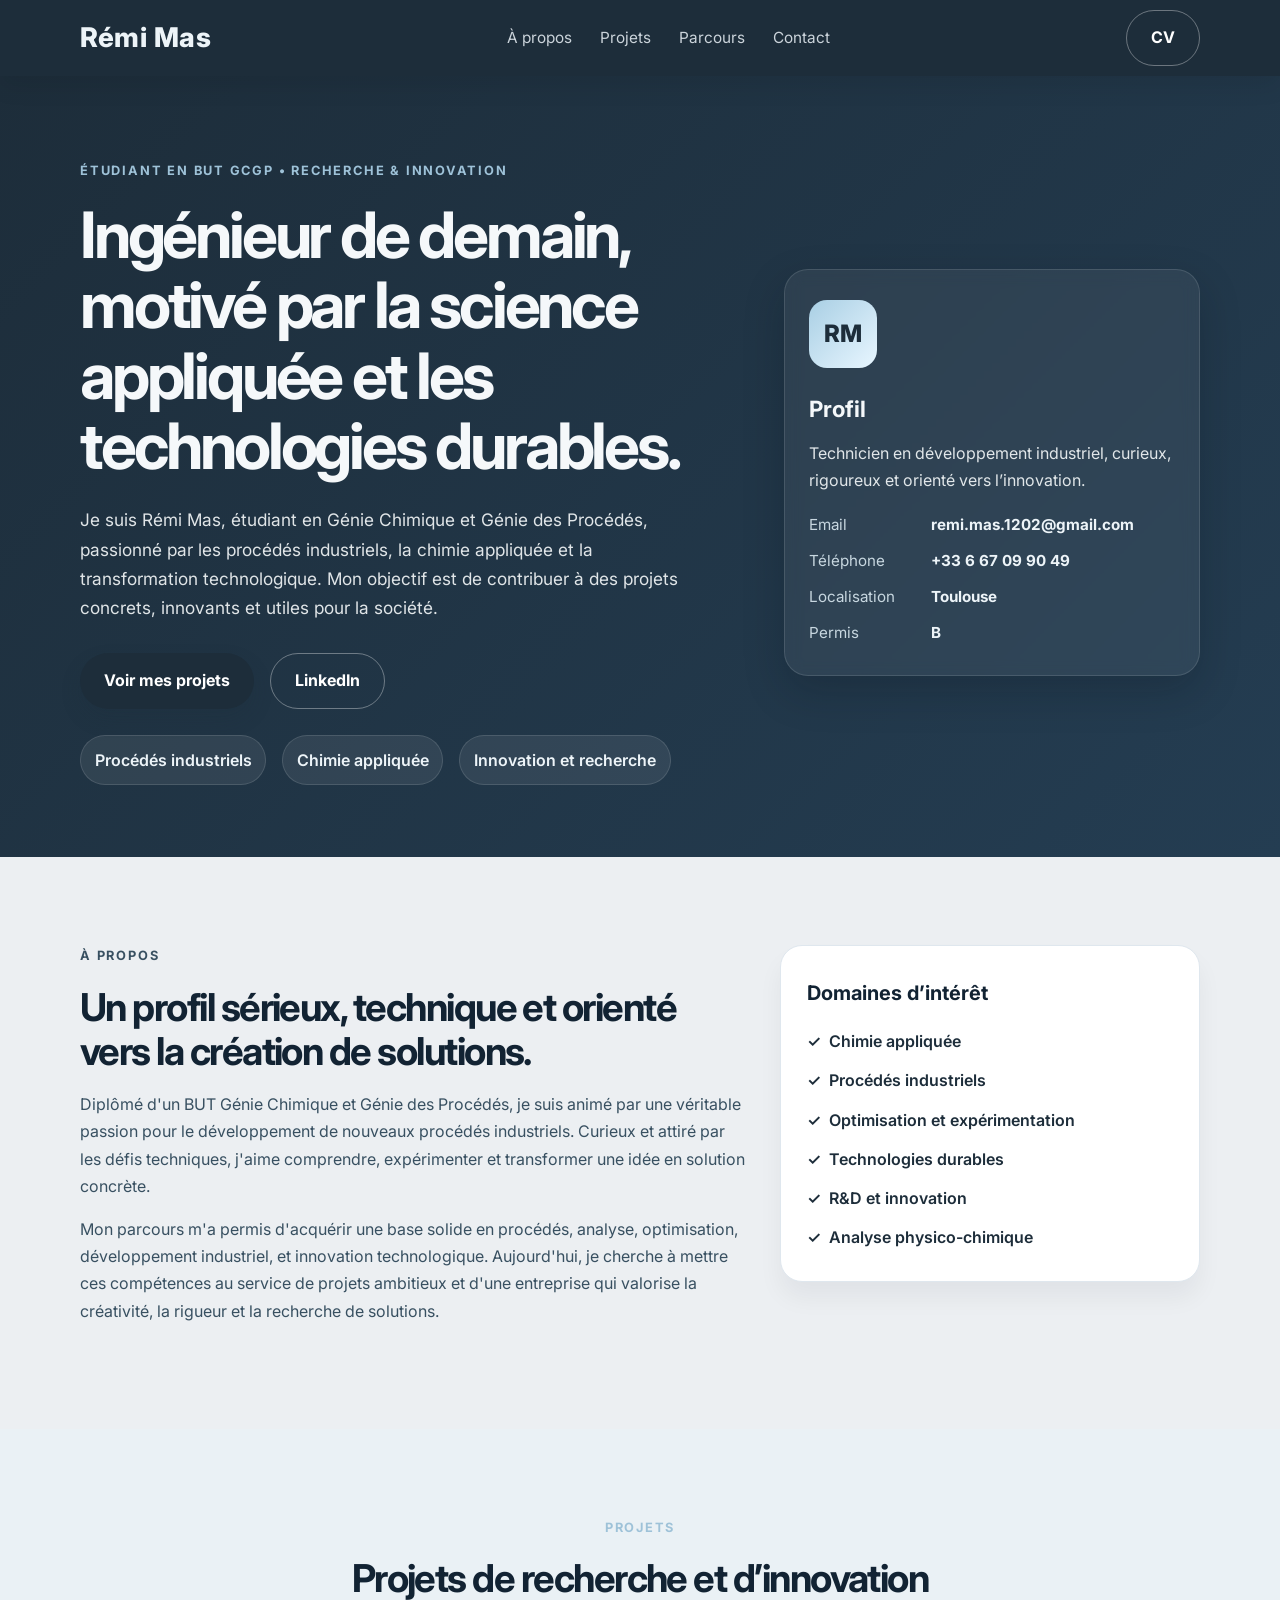
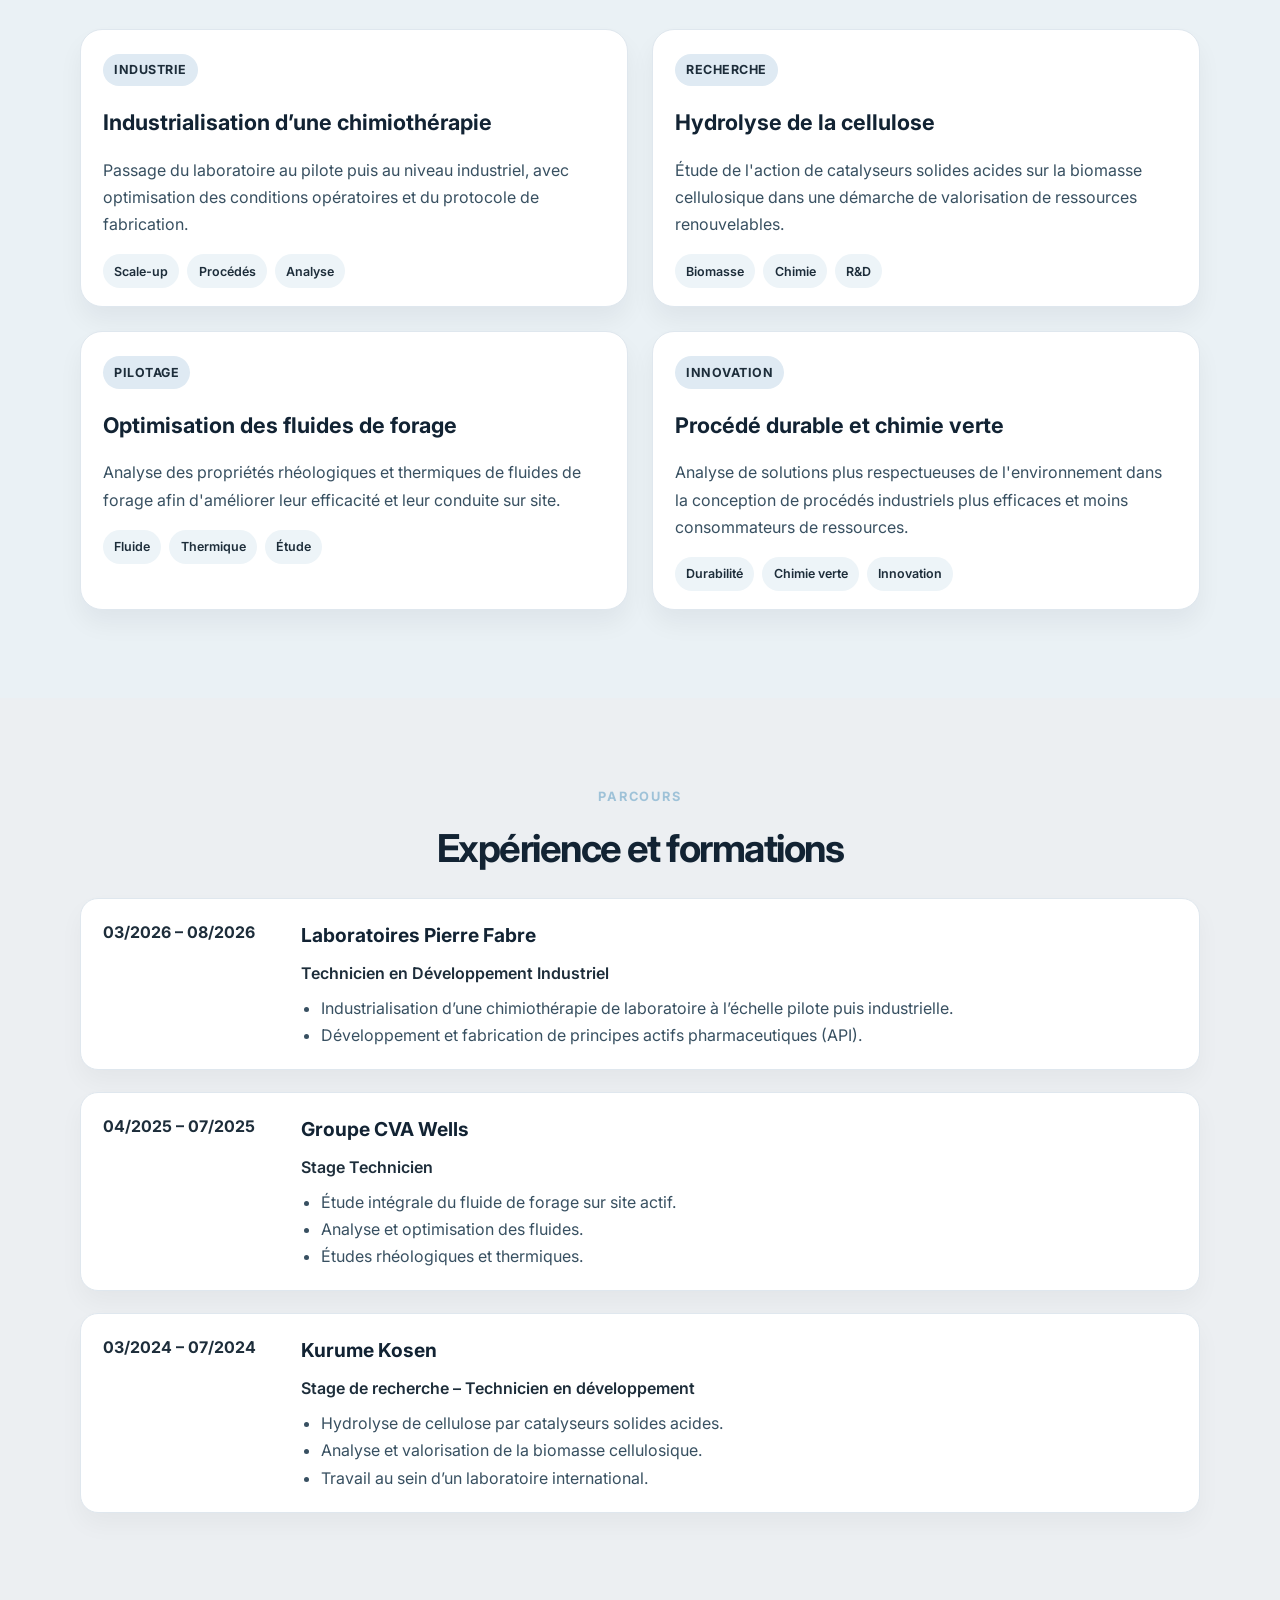
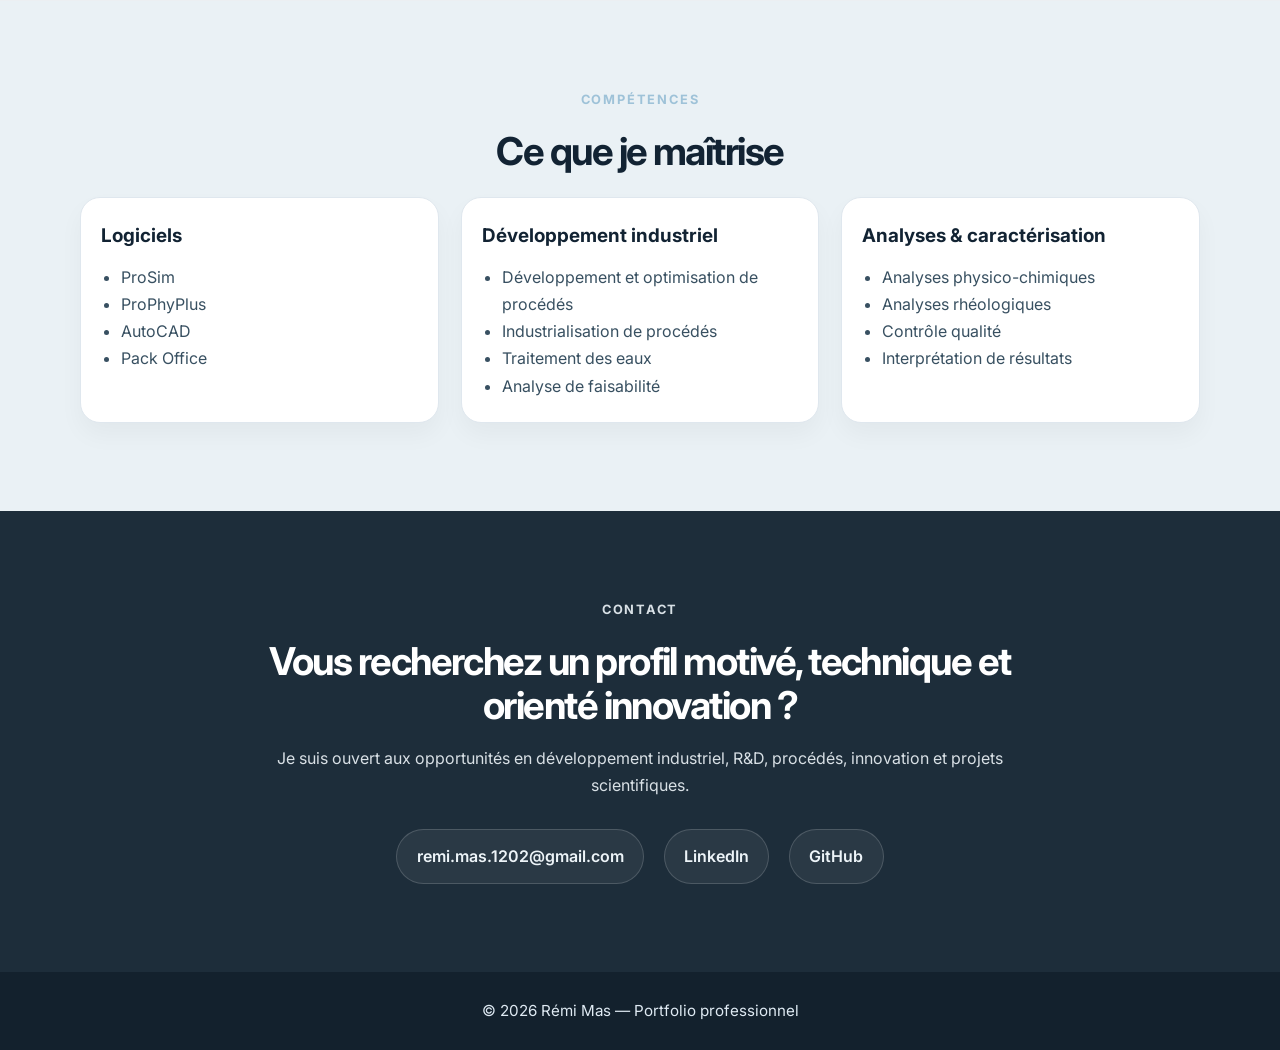
<file: index.html>
<!DOCTYPE html>
<html lang="fr">
<head>
  <meta charset="UTF-8" />
  <meta name="viewport" content="width=device-width, initial-scale=1.0" />
  <title>Rémi Mas | Portfolio</title>
  <meta name="description" content="Portfolio professionnel de Rémi Mas, étudiant en Génie Chimique et Génie des Procédés, passionné par l'innovation technologique et la recherche." />
  <link rel="preconnect" href="https://fonts.googleapis.com">
  <link rel="preconnect" href="https://fonts.gstatic.com" crossorigin>
  <link href="https://fonts.googleapis.com/css2?family=Inter:wght@400;500;600;700;800&display=swap" rel="stylesheet">
  <link rel="stylesheet" href="style.css" />
</head>
<body>
  <header class="topbar">
    <div class="container nav">
      <div class="brand">Rémi Mas</div>
      <nav>
        <a href="#apropos">À propos</a>
        <a href="#projets">Projets</a>
        <a href="#parcours">Parcours</a>
        <a href="#contact">Contact</a>
      </nav>
      <a class="button button-light" href="cv.html" target="_blank">CV</a>
    </div>
  </header>

  <main>
    <section class="hero">
      <div class="container hero-content">
        <div class="hero-copy">
          <p class="eyebrow">Étudiant en BUT GCGP • Recherche & innovation</p>
          <h1>Ingénieur de demain, motivé par la science appliquée et les technologies durables.</h1>
          <p class="lead">
            Je suis Rémi Mas, étudiant en Génie Chimique et Génie des Procédés, passionné par les procédés industriels,
            la chimie appliquée et la transformation technologique. Mon objectif est de contribuer à des projets concrets,
            innovants et utiles pour la société.
          </p>
          <div class="cta-row">
            <a class="button button-primary" href="#projets">Voir mes projets</a>
            <a class="button button-secondary" href="https://fr.linkedin.com/in/rémi-mas" target="_blank" rel="noreferrer">LinkedIn</a>
          </div>
          <ul class="mini-list">
            <li>Procédés industriels</li>
            <li>Chimie appliquée</li>
            <li>Innovation et recherche</li>
          </ul>
        </div>

        <div class="hero-card">
          <div class="profile-badge">RM</div>
          <h3>Profil</h3>
          <p>Technicien en développement industriel, curieux, rigoureux et orienté vers l’innovation.</p>
          <div class="info-grid">
            <span>Email</span>
            <strong>remi.mas.1202@gmail.com</strong>
            <span>Téléphone</span>
            <strong>+33 6 67 09 90 49</strong>
            <span>Localisation</span>
            <strong>Toulouse</strong>
            <span>Permis</span>
            <strong>B</strong>
          </div>
        </div>
      </div>
    </section>

    <section id="apropos" class="section">
      <div class="container two-col">
        <div>
          <p class="section-tag">À propos</p>
          <h2>Un profil sérieux, technique et orienté vers la création de solutions.</h2>
          <p>
            Diplômé d'un BUT Génie Chimique et Génie des Procédés, je suis animé par une véritable passion pour le développement
            de nouveaux procédés industriels. Curieux et attiré par les défis techniques, j'aime comprendre, expérimenter et
            transformer une idée en solution concrète.
          </p>
          <p>
            Mon parcours m'a permis d'acquérir une base solide en procédés, analyse, optimisation, développement industriel, et
            innovation technologique. Aujourd'hui, je cherche à mettre ces compétences au service de projets ambitieux et d'une
            entreprise qui valorise la créativité, la rigueur et la recherche de solutions.
          </p>
        </div>
        <div class="card-panel">
          <h3>Domaines d’intérêt</h3>
          <ul class="check-list">
            <li>Chimie appliquée</li>
            <li>Procédés industriels</li>
            <li>Optimisation et expérimentation</li>
            <li>Technologies durables</li>
            <li>R&D et innovation</li>
            <li>Analyse physico-chimique</li>
          </ul>
        </div>
      </div>
    </section>

    <section id="projets" class="section alt-bg">
      <div class="container">
        <p class="section-tag center">Projets</p>
        <h2 class="section-title center">Projets de recherche et d’innovation</h2>

        <div class="project-grid">
          <article class="project-card">
            <span class="badge">Industrie</span>
            <h3>Industrialisation d’une chimiothérapie</h3>
            <p>
              Passage du laboratoire au pilote puis au niveau industriel, avec optimisation des conditions opératoires et du
              protocole de fabrication.
            </p>
            <div class="tag-row">
              <span>Scale-up</span>
              <span>Procédés</span>
              <span>Analyse</span>
            </div>
          </article>

          <article class="project-card">
            <span class="badge">Recherche</span>
            <h3>Hydrolyse de la cellulose</h3>
            <p>
              Étude de l'action de catalyseurs solides acides sur la biomasse cellulosique dans une démarche de valorisation de
              ressources renouvelables.
            </p>
            <div class="tag-row">
              <span>Biomasse</span>
              <span>Chimie</span>
              <span>R&D</span>
            </div>
          </article>

          <article class="project-card">
            <span class="badge">Pilotage</span>
            <h3>Optimisation des fluides de forage</h3>
            <p>
              Analyse des propriétés rhéologiques et thermiques de fluides de forage afin d'améliorer leur efficacité et leur
              conduite sur site.
            </p>
            <div class="tag-row">
              <span>Fluide</span>
              <span>Thermique</span>
              <span>Étude</span>
            </div>
          </article>

          <article class="project-card">
            <span class="badge">Innovation</span>
            <h3>Procédé durable et chimie verte</h3>
            <p>
              Analyse de solutions plus respectueuses de l'environnement dans la conception de procédés industriels plus efficaces
              et moins consommateurs de ressources.
            </p>
            <div class="tag-row">
              <span>Durabilité</span>
              <span>Chimie verte</span>
              <span>Innovation</span>
            </div>
          </article>
        </div>
      </div>
    </section>

    <section id="parcours" class="section">
      <div class="container">
        <p class="section-tag center">Parcours</p>
        <h2 class="section-title center">Expérience et formations</h2>

        <div class="timeline">
          <div class="timeline-item">
            <div class="timeline-date">03/2026 – 08/2026</div>
            <div class="timeline-content">
              <h3>Laboratoires Pierre Fabre</h3>
              <p>Technicien en Développement Industriel</p>
              <ul>
                <li>Industrialisation d’une chimiothérapie de laboratoire à l’échelle pilote puis industrielle.</li>
                <li>Développement et fabrication de principes actifs pharmaceutiques (API).</li>
              </ul>
            </div>
          </div>

          <div class="timeline-item">
            <div class="timeline-date">04/2025 – 07/2025</div>
            <div class="timeline-content">
              <h3>Groupe CVA Wells</h3>
              <p>Stage Technicien</p>
              <ul>
                <li>Étude intégrale du fluide de forage sur site actif.</li>
                <li>Analyse et optimisation des fluides.</li>
                <li>Études rhéologiques et thermiques.</li>
              </ul>
            </div>
          </div>

          <div class="timeline-item">
            <div class="timeline-date">03/2024 – 07/2024</div>
            <div class="timeline-content">
              <h3>Kurume Kosen</h3>
              <p>Stage de recherche – Technicien en développement</p>
              <ul>
                <li>Hydrolyse de cellulose par catalyseurs solides acides.</li>
                <li>Analyse et valorisation de la biomasse cellulosique.</li>
                <li>Travail au sein d’un laboratoire international.</li>
              </ul>
            </div>
          </div>
        </div>
      </div>
    </section>

    <section class="section alt-bg">
      <div class="container">
        <p class="section-tag center">Compétences</p>
        <h2 class="section-title center">Ce que je maîtrise</h2>

        <div class="skill-grid">
          <div class="skill-box">
            <h3>Logiciels</h3>
            <ul>
              <li>ProSim</li>
              <li>ProPhyPlus</li>
              <li>AutoCAD</li>
              <li>Pack Office</li>
            </ul>
          </div>

          <div class="skill-box">
            <h3>Développement industriel</h3>
            <ul>
              <li>Développement et optimisation de procédés</li>
              <li>Industrialisation de procédés</li>
              <li>Traitement des eaux</li>
              <li>Analyse de faisabilité</li>
            </ul>
          </div>

          <div class="skill-box">
            <h3>Analyses & caractérisation</h3>
            <ul>
              <li>Analyses physico-chimiques</li>
              <li>Analyses rhéologiques</li>
              <li>Contrôle qualité</li>
              <li>Interprétation de résultats</li>
            </ul>
          </div>
        </div>
      </div>
    </section>

    <section id="contact" class="section contact-section">
      <div class="container contact-box">
        <p class="section-tag center">Contact</p>
        <h2>Vous recherchez un profil motivé, technique et orienté innovation ?</h2>
        <p>Je suis ouvert aux opportunités en développement industriel, R&D, procédés, innovation et projets scientifiques.</p>
        <div class="contact-row">
          <a href="mailto:remi.mas.1202@gmail.com">remi.mas.1202@gmail.com</a>
          <a href="https://fr.linkedin.com/in/rémi-mas" target="_blank" rel="noreferrer">LinkedIn</a>
          <a href="https://github.com/reregteul" target="_blank" rel="noreferrer">GitHub</a>
        </div>
      </div>
    </section>
  </main>

  <footer class="footer">
    <div class="container">
      © 2026 Rémi Mas — Portfolio professionnel
    </div>
  </footer>
</body>
</html>
</file>
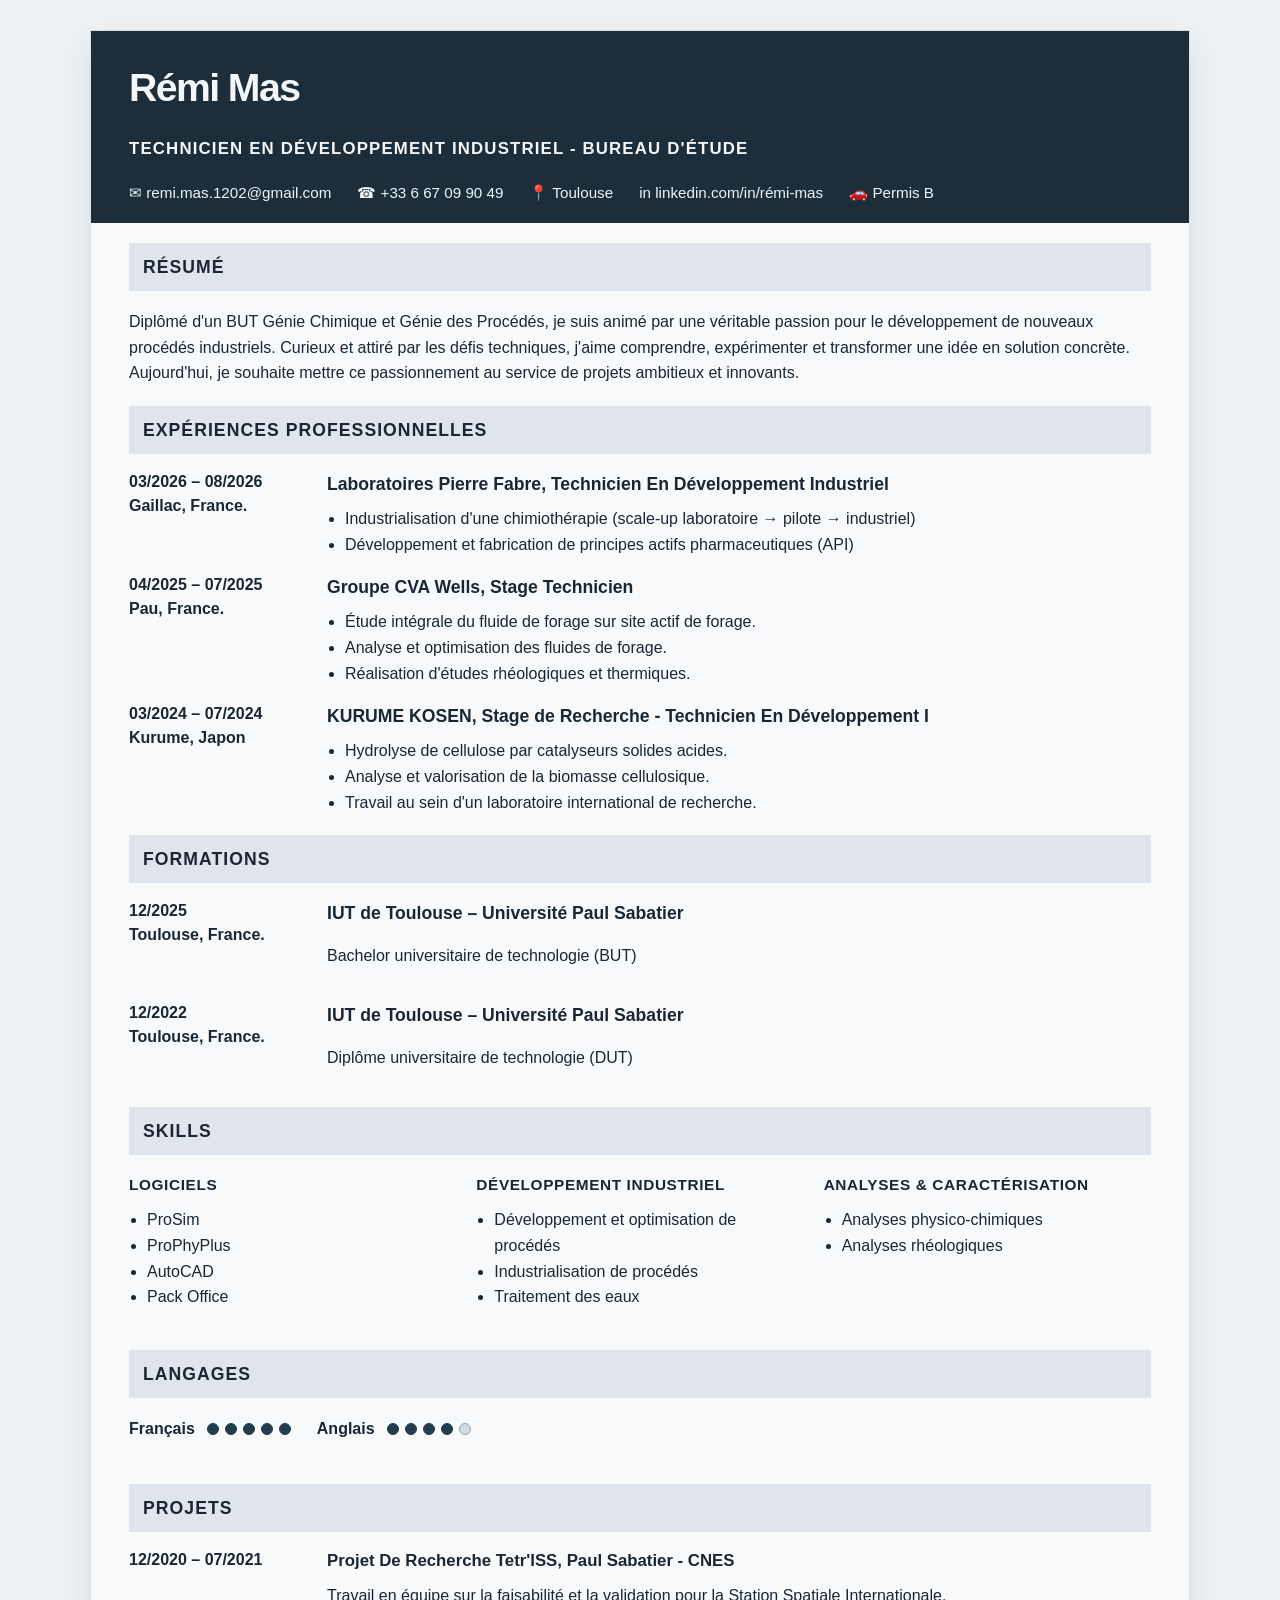
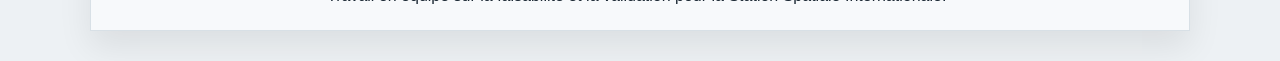
<file: cv.html>
<!DOCTYPE html>
<html lang="fr">
<head>
  <meta charset="UTF-8" />
  <meta name="viewport" content="width=device-width, initial-scale=1.0" />
  <title>CV - Rémi Mas</title>
  <style>
    :root {
      --bg: #edf1f4;
      --paper: #f7f9fb;
      --header: #1d2d3a;
      --header-text: #f4f7f9;
      --text: #1a2733;
      --muted: #536673;
      --line: #d8e0e6;
      --accent: #dfeaf3;
    }

    * { box-sizing: border-box; }

    body {
      margin: 0;
      font-family: Arial, Helvetica, sans-serif;
      background: var(--bg);
      color: var(--text);
      line-height: 1.6;
    }

    .page {
      max-width: 1100px;
      margin: 30px auto;
      background: var(--paper);
      border: 1px solid var(--line);
      box-shadow: 0 16px 32px rgba(0,0,0,0.08);
    }

    .header {
      background: var(--header);
      color: var(--header-text);
      padding: 26px 38px 18px;
    }

    .header h1 {
      margin: 0;
      font-size: 2.45rem;
      letter-spacing: -0.04em;
    }

    .role {
      text-transform: uppercase;
      font-weight: 700;
      font-size: 1.05rem;
      letter-spacing: 0.07em;
      margin-top: 16px;
      margin-bottom: 18px;
    }

    .meta {
      display: flex;
      flex-wrap: wrap;
      gap: 18px 26px;
      font-size: 0.95rem;
      color: #edf5f8;
    }

    .section {
      padding: 0 38px;
    }

    .section-title {
      background: #dfe5eb;
      margin: 20px 0 0;
      padding: 10px 14px;
      font-size: 1.1rem;
      font-weight: 800;
      letter-spacing: 0.06em;
      text-transform: uppercase;
    }

    .summary {
      padding: 18px 0 0;
      font-size: 1rem;
      color: var(--text);
    }

    .entry {
      display: grid;
      grid-template-columns: 180px 1fr;
      gap: 18px;
      padding-top: 16px;
    }

    .date {
      font-weight: 700;
      color: var(--text);
      line-height: 1.5;
    }

    .content h3 {
      margin: 0 0 8px;
      font-size: 1.1rem;
      color: var(--text);
    }

    .content ul {
      margin: 0;
      padding-left: 18px;
      color: var(--text);
    }

    .skill-grid {
      display: grid;
      grid-template-columns: repeat(3, minmax(180px, 1fr));
      gap: 20px;
      padding-top: 18px;
      padding-bottom: 20px;
    }

    .skill-box h4 {
      margin: 0 0 10px;
      text-transform: uppercase;
      font-size: 0.96rem;
      letter-spacing: 0.04em;
      color: var(--text);
    }

    .skill-box ul {
      margin: 0;
      padding-left: 18px;
    }

    .lang-row {
      display: flex;
      flex-wrap: wrap;
      gap: 26px;
      padding-top: 18px;
      padding-bottom: 22px;
    }

    .lang {
      display: flex;
      align-items: center;
      gap: 12px;
      font-weight: 700;
    }

    .bars {
      display: flex;
      gap: 6px;
    }

    .bar {
      width: 12px;
      height: 12px;
      border-radius: 50%;
      background: #d4dce2;
      border: 1px solid #95a4ae;
    }

    .bar.filled {
      background: #213d4e;
      border-color: #213d4e;
    }

    .project-entry {
      display: grid;
      grid-template-columns: 180px 1fr;
      gap: 18px;
      padding-top: 16px;
      padding-bottom: 22px;
    }

    .project-title {
      font-weight: 700;
      margin: 0;
      color: var(--text);
      font-size: 1.05rem;
    }

    .project-desc {
      margin: 8px 0 0;
      color: var(--text);
    }

    @media (max-width: 700px) {
      .entry, .project-entry {
        grid-template-columns: 1fr;
        gap: 6px;
      }

      .skill-grid {
        grid-template-columns: 1fr;
      }

      .header, .section {
        padding-left: 22px;
        padding-right: 22px;
      }

      .header h1 {
        font-size: 2rem;
      }
    }
  </style>
</head>
<body>
  <div class="page">
    <header class="header">
      <h1>Rémi Mas</h1>
      <div class="role">Technicien en Développement Industriel - Bureau d'Étude</div>
      <div class="meta">
        <span>✉ remi.mas.1202@gmail.com</span>
        <span>☎ +33 6 67 09 90 49</span>
        <span>📍 Toulouse</span>
        <span>in linkedin.com/in/rémi-mas</span>
        <span>🚗 Permis B</span>
      </div>
    </header>

    <section class="section">
      <h2 class="section-title">Résumé</h2>
      <div class="summary">
        Diplômé d'un BUT Génie Chimique et Génie des Procédés, je suis animé par une véritable passion pour le
        développement de nouveaux procédés industriels. Curieux et attiré par les défis techniques, j'aime comprendre,
        expérimenter et transformer une idée en solution concrète. Aujourd'hui, je souhaite mettre ce passionnement au
        service de projets ambitieux et innovants.
      </div>
    </section>

    <section class="section">
      <h2 class="section-title">Expériences professionnelles</h2>

      <div class="entry">
        <div class="date">03/2026 – 08/2026<br>Gaillac, France.</div>
        <div class="content">
          <h3>Laboratoires Pierre Fabre, Technicien En Développement Industriel</h3>
          <ul>
            <li>Industrialisation d'une chimiothérapie (scale-up laboratoire → pilote → industriel)</li>
            <li>Développement et fabrication de principes actifs pharmaceutiques (API)</li>
          </ul>
        </div>
      </div>

      <div class="entry">
        <div class="date">04/2025 – 07/2025<br>Pau, France.</div>
        <div class="content">
          <h3>Groupe CVA Wells, Stage Technicien</h3>
          <ul>
            <li>Étude intégrale du fluide de forage sur site actif de forage.</li>
            <li>Analyse et optimisation des fluides de forage.</li>
            <li>Réalisation d'études rhéologiques et thermiques.</li>
          </ul>
        </div>
      </div>

      <div class="entry">
        <div class="date">03/2024 – 07/2024<br>Kurume, Japon</div>
        <div class="content">
          <h3>KURUME KOSEN, Stage de Recherche - Technicien En Développement I</h3>
          <ul>
            <li>Hydrolyse de cellulose par catalyseurs solides acides.</li>
            <li>Analyse et valorisation de la biomasse cellulosique.</li>
            <li>Travail au sein d'un laboratoire international de recherche.</li>
          </ul>
        </div>
      </div>
    </section>

    <section class="section">
      <h2 class="section-title">Formations</h2>

      <div class="entry">
        <div class="date">12/2025<br>Toulouse, France.</div>
        <div class="content">
          <h3>IUT de Toulouse – Université Paul Sabatier</h3>
          <p>Bachelor universitaire de technologie (BUT)</p>
        </div>
      </div>

      <div class="entry">
        <div class="date">12/2022<br>Toulouse, France.</div>
        <div class="content">
          <h3>IUT de Toulouse – Université Paul Sabatier</h3>
          <p>Diplôme universitaire de technologie (DUT)</p>
        </div>
      </div>
    </section>

    <section class="section">
      <h2 class="section-title">Skills</h2>
      <div class="skill-grid">
        <div class="skill-box">
          <h4>Logiciels</h4>
          <ul>
            <li>ProSim</li>
            <li>ProPhyPlus</li>
            <li>AutoCAD</li>
            <li>Pack Office</li>
          </ul>
        </div>

        <div class="skill-box">
          <h4>Développement Industriel</h4>
          <ul>
            <li>Développement et optimisation de procédés</li>
            <li>Industrialisation de procédés</li>
            <li>Traitement des eaux</li>
          </ul>
        </div>

        <div class="skill-box">
          <h4>Analyses & caractérisation</h4>
          <ul>
            <li>Analyses physico-chimiques</li>
            <li>Analyses rhéologiques</li>
          </ul>
        </div>
      </div>
    </section>

    <section class="section">
      <h2 class="section-title">Langages</h2>
      <div class="lang-row">
        <div class="lang">
          <span>Français</span>
          <div class="bars">
            <span class="bar filled"></span>
            <span class="bar filled"></span>
            <span class="bar filled"></span>
            <span class="bar filled"></span>
            <span class="bar filled"></span>
          </div>
        </div>

        <div class="lang">
          <span>Anglais</span>
          <div class="bars">
            <span class="bar filled"></span>
            <span class="bar filled"></span>
            <span class="bar filled"></span>
            <span class="bar filled"></span>
            <span class="bar"></span>
          </div>
        </div>
      </div>
    </section>

    <section class="section">
      <h2 class="section-title">Projets</h2>
      <div class="project-entry">
        <div class="date">12/2020 – 07/2021</div>
        <div>
          <p class="project-title">Projet De Recherche Tetr'ISS, Paul Sabatier - CNES</p>
          <p class="project-desc">Travail en équipe sur la faisabilité et la validation pour la Station Spatiale Internationale.</p>
        </div>
      </div>
    </section>
  </div>
</body>
</html>
</file>
<file: style.css>
* {
  box-sizing: border-box;
}

html {
  scroll-behavior: smooth;
}

body {
  margin: 0;
  font-family: "Inter", Arial, sans-serif;
  background: #eceff2;
  color: #122333;
  line-height: 1.7;
}

a {
  color: inherit;
  text-decoration: none;
}

img {
  max-width: 100%;
  display: block;
}

.container {
  width: min(1120px, calc(100% - 40px));
  margin: 0 auto;
}

.topbar {
  background: #1d2d3a;
  color: #edf4f8;
  position: sticky;
  top: 0;
  z-index: 20;
  box-shadow: 0 10px 25px rgba(0, 0, 0, 0.08);
}

.nav {
  display: flex;
  align-items: center;
  justify-content: space-between;
  min-height: 76px;
  gap: 18px;
}

.brand {
  font-size: 1.7rem;
  font-weight: 800;
  letter-spacing: 0.02em;
}

nav {
  display: flex;
  align-items: center;
  gap: 28px;
  font-size: 0.96rem;
  color: #dee6ec;
}

nav a {
  opacity: 0.9;
  transition: opacity 0.2s ease;
}

nav a:hover {
  opacity: 1;
}

.button {
  display: inline-flex;
  align-items: center;
  justify-content: center;
  border-radius: 999px;
  padding: 0.85rem 1.5rem;
  font-weight: 700;
  transition: transform 0.2s ease, box-shadow 0.2s ease;
}

.button:hover {
  transform: translateY(-1px);
}

.button-primary {
  background: #1d2d3a;
  color: #fff;
  box-shadow: 0 10px 20px rgba(29, 45, 58, 0.18);
}

.button-secondary,
.button-light {
  background: transparent;
  border: 1px solid rgba(255, 255, 255, 0.35);
  color: #fff;
}

.hero {
  background: linear-gradient(135deg, #1d2d3a 0%, #243d52 100%);
  color: #f5f8fa;
  padding: 84px 0 72px;
}

.hero-content {
  display: grid;
  grid-template-columns: 1.35fr 0.85fr;
  gap: 44px;
  align-items: center;
}

.eyebrow,
.section-tag {
  font-size: 0.8rem;
  letter-spacing: 0.14em;
  text-transform: uppercase;
  font-weight: 700;
  color: #9ec2d8;
  margin: 0 0 18px;
}

.hero-copy h1 {
  margin: 0;
  font-size: clamp(2.3rem, 5vw, 4rem);
  line-height: 1.1;
  letter-spacing: -0.05em;
  max-width: 700px;
}

.lead {
  margin-top: 24px;
  max-width: 620px;
  font-size: 1.08rem;
  color: rgba(245, 248, 250, 0.9);
}

.cta-row {
  display: flex;
  flex-wrap: wrap;
  gap: 16px;
  margin-top: 30px;
}

.mini-list {
  list-style: none;
  display: flex;
  flex-wrap: wrap;
  gap: 12px 16px;
  padding: 0;
  margin: 26px 0 0;
  color: #edf4f8;
  font-weight: 600;
}

.mini-list li {
  background: rgba(255, 255, 255, 0.08);
  border: 1px solid rgba(255,255,255,0.12);
  padding: 0.65rem 0.85rem;
  border-radius: 999px;
}

.hero-card {
  background: rgba(255,255,255,0.06);
  border: 1px solid rgba(255,255,255,0.12);
  backdrop-filter: blur(8px);
  border-radius: 24px;
  padding: 30px 24px;
  box-shadow: 0 16px 40px rgba(9, 18, 27, 0.22);
}

.profile-badge {
  width: 68px;
  height: 68px;
  display: grid;
  place-items: center;
  border-radius: 18px;
  background: linear-gradient(135deg, #a9cfe4, #e8f6ff);
  color: #1d2d3a;
  font-size: 1.5rem;
  font-weight: 800;
  margin-bottom: 22px;
}

.hero-card h3 {
  margin: 0 0 12px;
  font-size: 1.4rem;
}

.hero-card p {
  margin: 0 0 18px;
  color: rgba(245, 248, 250, 0.9);
}

.info-grid {
  display: grid;
  grid-template-columns: 110px 1fr;
  gap: 10px 12px;
  align-items: start;
  font-size: 0.95rem;
  color: #edf4f8;
}

.info-grid span {
  color: #c8d7e0;
}

.section {
  padding: 88px 0;
}

.alt-bg {
  background: #eaf1f5;
}

.two-col {
  display: grid;
  grid-template-columns: 1.35fr 0.85fr;
  gap: 32px;
  align-items: start;
}

h2 {
  margin: 0 0 18px;
  font-size: clamp(2rem, 3vw, 2.8rem);
  line-height: 1.15;
  letter-spacing: -0.04em;
}

.two-col p,
.timeline-content ul,
.skill-box ul,
.project-card p {
  color: #385061;
}

.card-panel {
  background: #fff;
  border: 1px solid #dfe7ee;
  border-radius: 22px;
  padding: 30px 26px;
  box-shadow: 0 16px 24px rgba(15, 28, 38, 0.05);
}

.card-panel h3 {
  margin-top: 0;
  margin-bottom: 18px;
  font-size: 1.25rem;
}

.check-list {
  list-style: none;
  padding: 0;
  margin: 0;
  display: grid;
  gap: 12px;
  color: #1d2d3a;
  font-weight: 600;
}

.check-list li::before {
  content: "✓";
  margin-right: 8px;
  color: #1d2d3a;
}

.center {
  text-align: center;
}

.section-title {
  margin-bottom: 24px;
}

.project-grid {
  display: grid;
  grid-template-columns: repeat(2, minmax(260px, 1fr));
  gap: 24px;
  margin-top: 28px;
}

.project-card {
  background: #fff;
  border-radius: 22px;
  border: 1px solid #dfe7ee;
  box-shadow: 0 14px 24px rgba(15, 28, 38, 0.05);
  padding: 24px 22px 18px;
}

.badge {
  display: inline-block;
  background: #dfeaf3;
  color: #1d2d3a;
  padding: 0.35rem 0.7rem;
  border-radius: 999px;
  font-size: 0.78rem;
  font-weight: 700;
  letter-spacing: 0.04em;
  text-transform: uppercase;
}

.project-card h3 {
  margin: 18px 0 10px;
  font-size: 1.35rem;
}

.tag-row {
  display: flex;
  flex-wrap: wrap;
  gap: 8px;
  margin-top: 16px;
}

.tag-row span {
  background: #edf4f8;
  color: #1d2d3a;
  border-radius: 999px;
  padding: 0.4rem 0.7rem;
  font-size: 0.78rem;
  font-weight: 600;
}

.timeline {
  margin-top: 28px;
  display: grid;
  gap: 22px;
}

.timeline-item {
  display: grid;
  grid-template-columns: 180px minmax(0, 1fr);
  gap: 18px;
  align-items: start;
  background: #fff;
  border: 1px solid #dfe7ee;
  border-radius: 18px;
  padding: 20px 22px;
  box-shadow: 0 12px 24px rgba(15, 28, 38, 0.04);
}

.timeline-date {
  font-weight: 700;
  color: #1d2d3a;
}

.timeline-content h3 {
  margin: 0 0 8px;
  font-size: 1.2rem;
}

.timeline-content p {
  font-weight: 600;
  margin: 0 0 8px;
  color: #1d2d3a;
}

.timeline-content ul {
  margin: 0;
  padding-left: 20px;
}

.skill-grid {
  display: grid;
  grid-template-columns: repeat(3, minmax(220px, 1fr));
  gap: 22px;
  margin-top: 24px;
}

.skill-box {
  background: #fff;
  border: 1px solid #dfe7ee;
  border-radius: 20px;
  padding: 22px 20px;
  box-shadow: 0 12px 24px rgba(15, 28, 38, 0.04);
}

.skill-box h3 {
  margin-top: 0;
  margin-bottom: 12px;
  font-size: 1.18rem;
}

.skill-box ul {
  margin: 0;
  padding-left: 20px;
}

.contact-section {
  background: #1d2d3a;
  color: #edf4f8;
}

.contact-box {
  text-align: center;
  max-width: 800px;
}

.contact-box h2 {
  color: #fff;
}

.contact-box p {
  color: rgba(237, 244, 248, 0.9);
}

.contact-row {
  display: flex;
  flex-wrap: wrap;
  justify-content: center;
  gap: 20px;
  margin-top: 30px;
}

.contact-row a {
  background: rgba(255,255,255,0.06);
  border: 1px solid rgba(255,255,255,0.16);
  border-radius: 999px;
  padding: 0.8rem 1.2rem;
  font-weight: 600;
}

.footer {
  background: #13212d;
  color: #dfeaf3;
  padding: 26px 0;
  text-align: center;
  font-size: 0.95rem;
}

@media (max-width: 900px) {
  nav {
    display: none;
  }

  .hero-content,
  .two-col,
  .project-grid,
  .skill-grid {
    grid-template-columns: 1fr;
  }

  .timeline-item {
    grid-template-columns: 1fr;
  }
}

@media (max-width: 600px) {
  .brand {
    font-size: 1.3rem;
  }

  .button {
    width: 100%;
  }

  .cta-row {
    flex-direction: column;
  }
}
</file>
